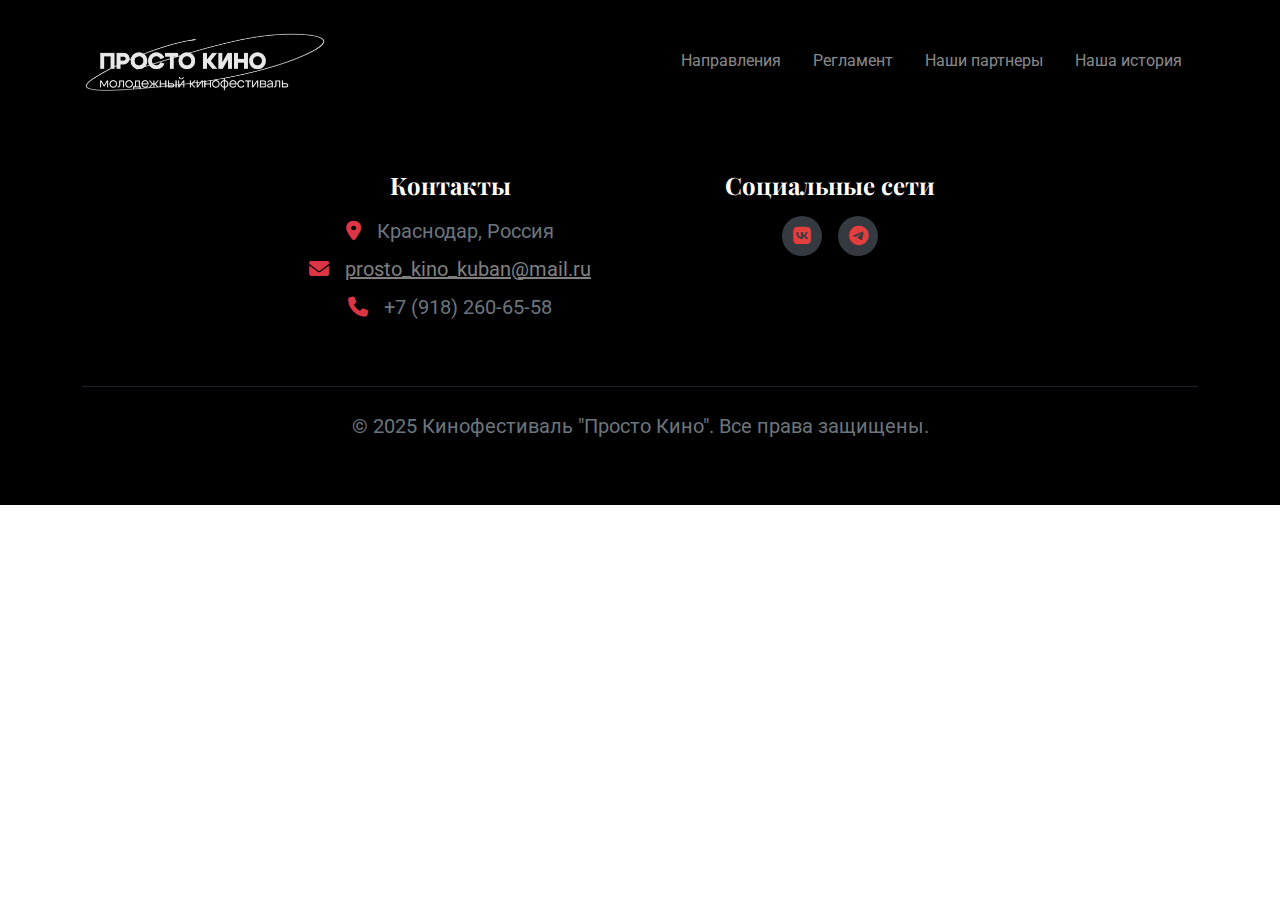
<file: history.html>
<!DOCTYPE html>
<html lang="ru">

<head>
    <meta charset="UTF-8">
    <meta name="viewport" content="width=device-width, initial-scale=1.0">
    <link rel="icon" href="static/images/q5Dm0I9Hnis.ico">
    <title>Просто Кино - Кинофестиваль</title>
    <!-- Bootstrap 5 CSS -->
    <link href="https://cdn.jsdelivr.net/npm/bootstrap@5.3.0/dist/css/bootstrap.min.css" rel="stylesheet">
    <!-- Font Awesome -->
    <link rel="stylesheet" href="https://cdnjs.cloudflare.com/ajax/libs/font-awesome/6.4.0/css/all.min.css">
    <!-- Google Fonts -->
    <link
        href="https://fonts.googleapis.com/css2?family=Playfair+Display:wght@400;700&family=Roboto:wght@300;400;500;700&display=swap"
        rel="stylesheet">
    <link rel="stylesheet" href="static/style.css">
</head>

<body>
    <!-- Navigation -->
    <nav class="navbar navbar-expand-lg navbar-dark bg-black sticky-top">
        <div class="container py-3">
            <a class="navbar-brand d-flex align-items-center" href="index.html">

                <img class="t451__logo__img"
                    src="static/logo.png"
                    imgfield="img" style="max-width: 250px;" alt="Sitename">
            </a>
            <button class="navbar-toggler mobile-menu-btn" type="button" data-bs-toggle="collapse"
                data-bs-target="#navbarNav">
                <i class="fas fa-bars"></i>
            </button>
            <div class="collapse navbar-collapse" id="navbarNav">
                <ul class="navbar-nav ms-auto">
                    <li class="nav-item mx-lg-2">
                        <a class="nav-link" href="index.html#directions">Направления</a>
                    </li>
                    <li class="nav-item mx-lg-2">
                        <a class="nav-link" href="reg.html">Регламент</a>
                    </li>
                    <li class="nav-item mx-lg-2">
                        <a class="nav-link" href="our-partners.html">Наши партнеры</a>
                    </li>
                    <li class="nav-item mx-lg-2">
                        <a class="nav-link" href="#">Наша история</a>
                    </li>
                </ul>
            </div>
        </div>
    </nav>

    

    <!-- Footer -->
    <footer class="bg-black text-white py-5">
        <div class="container">
            <div class="row justify-content-center"> <!-- Центрируем строку -->
                <div class="col-12 col-lg-8 text-center"> <!-- Центрируем колонку и ограничиваем ширину -->
                    <div class="row justify-content-center g-4"> <!-- Вложенная строка для центрирования -->
                        <!-- Контакты -->
                        <div class="col-md-6">
                            <h3 class="title-font fs-4 fw-bold mb-3">Контакты</h3>
                            <ul class="list-unstyled text-secondary">
                                <li class="mb-2 d-flex justify-content-center align-items-center fs-5">
                                    <i class="fas fa-map-marker-alt text-danger me-3 fs-5"></i>
                                    Краснодар, Россия
                                </li>
                                <li class="mb-2 d-flex justify-content-center align-items-center fs-5">
                                    <i class="fas fa-envelope text-danger me-3 fs-5"></i>
                                    <a href="mailto:prosto_kino_kuban@mail.ru"  style="color: grey; ">prosto_kino_kuban@mail.ru</a>
                                </li>
                                <li class="d-flex justify-content-center align-items-center fs-5">
                                    <i class="fas fa-phone text-danger me-3 fs-5"></i>
                                    +7 (918) 260-65-58
                                </li>
                            </ul>
                        </div>

                        <!-- Социальные сети -->
                        <div class="col-md-6">
                            <h3 class="title-font fs-4 fw-bold mb-3">Социальные сети</h3>
                            <div class="d-flex justify-content-center gap-3">
                                <a href="https://vk.com/prosto_kino_fest"
                                    class="social-icon d-inline-flex align-items-center justify-content-center rounded-circle fs-5">
                                    <i class="fab fa-vk"></i>
                                </a>
                                <a href="https://t.me/prosto_kino_fest"
                                    class="social-icon d-inline-flex align-items-center justify-content-center  fs-5">
                                    <i class="fab fa-telegram"></i>
                                </a>
                            </div>
                        </div>
                    </div>
                </div>
            </div>

            <!-- Копирайт -->
            <div class="border-top border-dark mt-5 pt-4 text-center text-secondary">
                <p class="fs-5">© 2025 Кинофестиваль "Просто Кино". Все права защищены.</p>
            </div>
        </div>
    </footer>

    <!-- Bootstrap JS -->
    <script src="https://cdn.jsdelivr.net/npm/bootstrap@5.3.0/dist/js/bootstrap.bundle.min.js"></script>
    <script>
        // Добавляем класс при скролле для навигации
        window.addEventListener('scroll', function () {
            const nav = document.querySelector('nav');
            if (window.scrollY > 50) {
                nav.classList.add('shadow-lg', 'py-2');
                nav.classList.remove('py-3');
            } else {
                nav.classList.remove('shadow-lg', 'py-2');
                nav.classList.add('py-3');
            }
        });

        // Плавный скролл для якорных ссылок
        document.querySelectorAll('a[href^="#"]').forEach(anchor => {
            anchor.addEventListener('click', function (e) {
                e.preventDefault();
                const target = document.querySelector(this.getAttribute('href'));
                if (target) {
                    window.scrollTo({
                        top: target.offsetTop - 90,
                        behavior: 'smooth'
                    });

                    // Закрываем мобильное меню после клика
                    const navbarCollapse = document.getElementById('navbarNav');
                    if (navbarCollapse.classList.contains('show')) {
                        new bootstrap.Collapse(navbarCollapse).toggle();
                    }
                }
            });
        });
        document.addEventListener('DOMContentLoaded', function() {
    // Найдем все секции, которые должны появляться плавно
    const hiddenSections = document.querySelectorAll('.section-hidden');

    const sectionObserver = new IntersectionObserver((entries, observer) => {
        entries.forEach(entry => {
            if (entry.isIntersecting) {
                entry.target.classList.add('show');
                observer.unobserve(entry.target);
            }
        });
    }, {
        threshold: 0.1
    });

    hiddenSections.forEach(section => sectionObserver.observe(section));
});

        // Инициализируем анимации после загрузки страницы
        document.addEventListener('DOMContentLoaded', () => {
            // Добавляем классы для навигации при скролле
            window.addEventListener('scroll', function () {
                const nav = document.querySelector('nav');
                if (window.scrollY > 50) {
                    nav.classList.add('shadow-lg', 'py-2');
                    nav.classList.remove('py-3');
                } else {
                    nav.classList.remove('shadow-lg', 'py-2');
                    nav.classList.add('py-3');
                }
            });

            // Плавный скролл для якорных ссылок
            document.querySelectorAll('a[href^="#"]').forEach(anchor => {
                anchor.addEventListener('click', function (e) {
                    e.preventDefault();
                    const target = document.querySelector(this.getAttribute('href'));
                    if (target) {
                        window.scrollTo({
                            top: target.offsetTop - 90,
                            behavior: 'smooth'
                        });

                        // Закрываем мобильное меню
                        const navbarCollapse = document.getElementById('navbarNav');
                        if (navbarCollapse.classList.contains('show')) {
                            new bootstrap.Collapse(navbarCollapse).toggle();
                        }
                    }
                });
            });

            // Инициализируем анимации
            initScrollAnimations();
        });
        function updateCountdown() {
            // Дата начала фестиваля: 21 сентября 2025 года, 00:00:00
            const festivalDate = new Date('2025-09-21T00:00:00');
            const now = new Date();

            // Разница в миллисекундах
            const diff = festivalDate - now;

            // Если дата прошла, показываем нули
            if (diff <= 0) {
                document.getElementById('days').textContent = '00';
                document.getElementById('hours').textContent = '00';
                document.getElementById('minutes').textContent = '00';
                document.getElementById('seconds').textContent = '00';
                return;
            }

            // Расчет временных значений
            const days = Math.floor(diff / (1000 * 60 * 60 * 24));
            const hours = Math.floor((diff % (1000 * 60 * 60 * 24)) / (1000 * 60 * 60));
            const minutes = Math.floor((diff % (1000 * 60 * 60)) / (1000 * 60));
            const seconds = Math.floor((diff % (1000 * 60)) / 1000);

            // Обновление элементов
            document.getElementById('days').textContent = days.toString().padStart(2, '0');
            document.getElementById('hours').textContent = hours.toString().padStart(2, '0');
            document.getElementById('minutes').textContent = minutes.toString().padStart(2, '0');
            document.getElementById('seconds').textContent = seconds.toString().padStart(2, '0');
        }

        // Обновляем таймер каждую секунду
        setInterval(updateCountdown, 1000);

        // Инициализация при загрузке
        updateCountdown();
        document.addEventListener("DOMContentLoaded", function() {
  // Список фраз и иконок
  const phrases = [
    {
      text: "Верность истокам",
      icon: '<i class="fas fa-heart text-danger fs-5"></i>'
    },
    {
      text: "Искусство",
      icon: '<i class="fas fa-palette text-danger fs-5"></i>'
    },
    {
      text: "Свобода мышления",
      icon: '<i class="fas fa-brain text-danger fs-5"></i>'
    },
    {
      text: "Кино",
      icon: '<i class="fas fa-film text-danger fs-5"></i>'
    }
  ];

  let current = 0;
  const textEl = document.getElementById('about-feature-text');
  const iconEl = document.getElementById('about-feature-icon');

  function showPhrase(idx) {
    // Сначала убираем видимость
    textEl.classList.remove("visible");
    iconEl.classList.remove('icon-animate');
    // После ухода - меняем контент и показываем плавно
    setTimeout(() => {
      textEl.innerHTML = phrases[idx].text;
      iconEl.innerHTML = phrases[idx].icon;
      textEl.classList.add("visible");
      iconEl.classList.add('icon-animate');
    }, 400); // время совпадает с CSS transition
  }

  // Покажем первый вариант после загрузки
  setTimeout(() => {
    textEl.classList.add("visible");
    iconEl.classList.add('icon-animate');
  }, 100);

  // Циклическая смена фраз и иконок
  setInterval(() => {
    current = (current + 1) % phrases.length;
    showPhrase(current);
  }, 2600); // Меняйте время (мс) на свой вкус (2.6 секунды фраза)
});
document.addEventListener('DOMContentLoaded', function() {
    const aboutSection = document.getElementById('about');
    
    const observer = new IntersectionObserver((entries) => {
        entries.forEach(entry => {
            if (entry.isIntersecting) {
                entry.target.classList.add('show');
            }
        });
    }, { threshold: 0.5 }); // Срабатывает, когда 10% элемента видно
    
    observer.observe(aboutSection);
});
document.addEventListener('DOMContentLoaded', function() {
    const section = document.querySelector('#stats');
    const cards = Array.from(section.querySelectorAll('.stat-card'));

    let sectionAppeared = false;

    const sectionObserver = new IntersectionObserver((entries, observer) => {
        entries.forEach(entry => {
            if (entry.isIntersecting && !sectionAppeared) {
                sectionAppeared = true;
                section.classList.remove('section-hidden');
                section.classList.add('section-visible');
                // Стартуем анимацию карточек
                cards.forEach(card => card.classList.remove('visible')); // reset if needed

                cards.forEach((card, idx) => {
                    setTimeout(() => {
                        card.classList.add('visible');
                    }, idx * 1500);
                });
                observer.disconnect();
            }
        });
    }, {
        threshold: 0.3
    });

    sectionObserver.observe(section);
});
    </script>
</body>

</html>
</file>
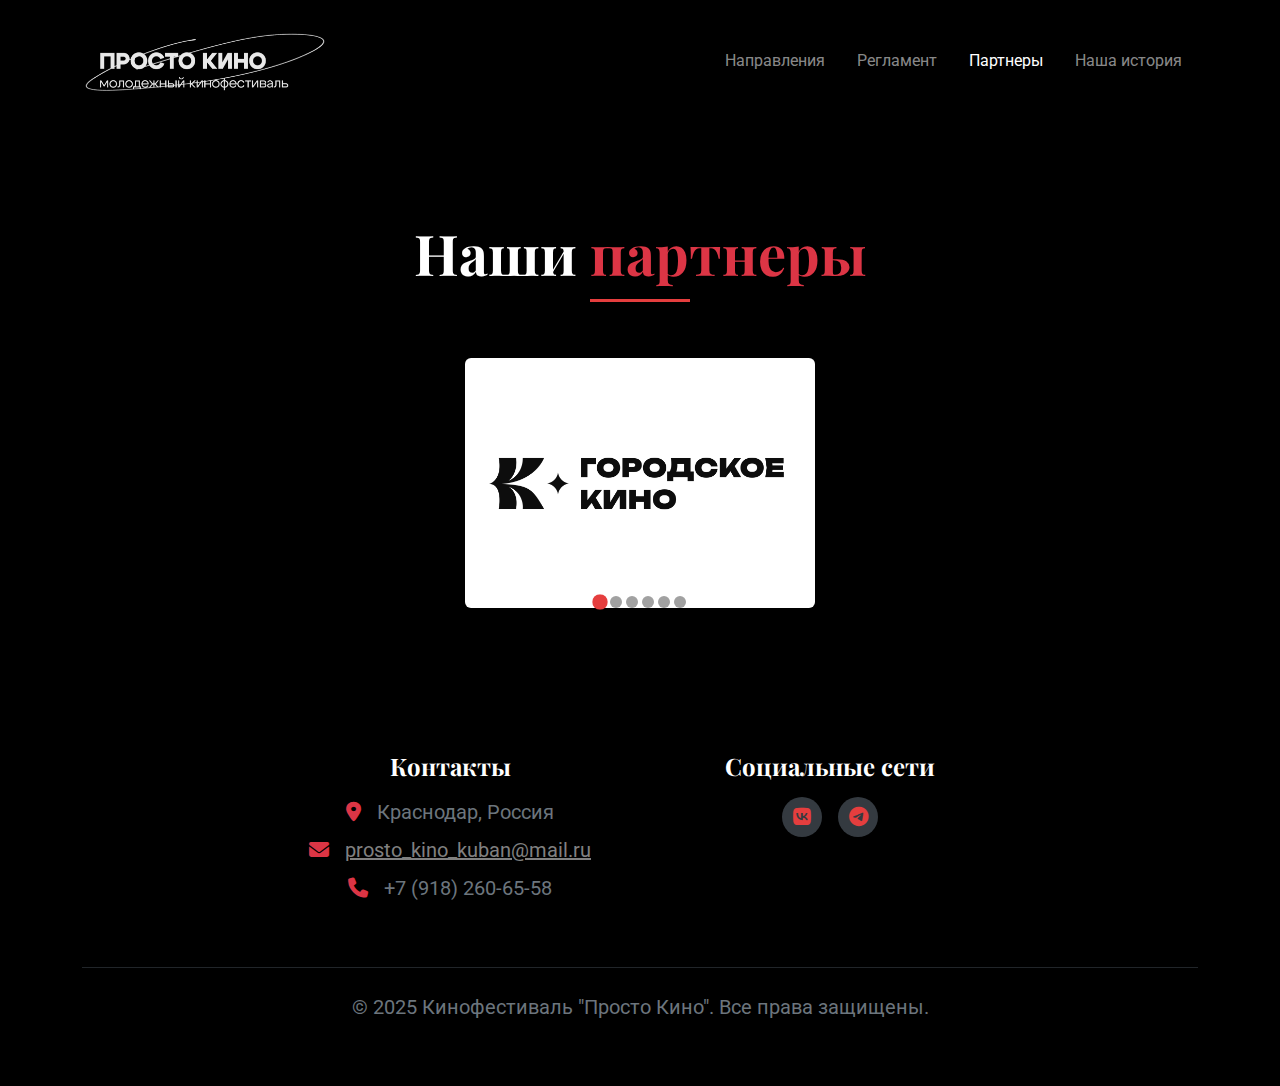
<file: our-partners.html>
<!DOCTYPE html>
<html lang="ru">

<head>
    <meta charset="UTF-8">
    <meta name="viewport" content="width=device-width, initial-scale=1.0">
    <link rel="icon" href="static/images/q5Dm0I9Hnis.ico">
    <title>Просто Кино - Наши партнеры</title>
    <!-- Bootstrap 5 CSS -->
    <link href="https://cdn.jsdelivr.net/npm/bootstrap@5.3.0/dist/css/bootstrap.min.css" rel="stylesheet">
    <!-- Font Awesome -->
    <link rel="stylesheet" href="https://cdnjs.cloudflare.com/ajax/libs/font-awesome/6.4.0/css/all.min.css">
    <link rel="stylesheet" href="static/style.css">
    <!-- Google Fonts -->
    <link href="https://fonts.googleapis.com/css2?family=Playfair+Display:wght@400;700&family=Roboto:wght@300;400;500;700&display=swap" rel="stylesheet">
    <style>
/* Стили для карусели партнеров */
.partner-logo-container {
    display: flex;
    align-items: center;
    justify-content: center;
    height: 250px;
    width: 350px;
    box-shadow: 0 10px 30px rgba(0, 0, 0, 0.2);
    margin: 0 auto;
}

.partner-logo {
    max-width: 100%;
    max-height: 100%;
    object-fit: contain;
}

/* Для темных логотипов - добавляем легкую тень */
.partner-logo.dark {
    filter: drop-shadow(0 0 4px rgba(0,0,0,0.3));
}

/* Индикаторы */
.carousel-indicators {

    margin-top: 40px;
    margin-bottom: 0;
}

.carousel-indicators [data-bs-target] {
    width: 12px;
    height: 12px;
    border-radius: 50%;
    background-color: #444;
    border: none;
    margin: 0 2px;
    transition: all 0.3s ease;
}

.carousel-indicators [data-bs-target]:hover {
    transform: scale(1.2);
}

.carousel-indicators .active {
    background-color: #e53e3e;
    transform: scale(1.3);
}

/* Анимация перехода */
.carousel-item {
    transition: transform 0.8s ease-in-out;
}

/* Адаптивность */
@media (max-width: 768px) {
    .partner-logo-container {
        height: 200px;
        width: 280px;
    }
    
    .carousel-indicators [data-bs-target] {
        width: 10px;
        height: 10px;
        margin: 0 6px;
    }
}

@media (max-width: 576px) {
    .partner-logo-container {
        height: 180px;
        width: 240px;
        padding: 15px;
    }
}

    </style>
</head>

<body class="bg-black">
    <!-- Navigation -->
    <nav class="navbar navbar-expand-lg navbar-dark bg-black sticky-top">
        <div class="container py-3">
            <a class="navbar-brand d-flex align-items-center" href="index.html">
                <img class="t451__logo__img" src="static/logo.png" imgfield="img" style="max-width: 250px;" alt="Sitename">
            </a>
            <button class="navbar-toggler mobile-menu-btn" type="button" data-bs-toggle="collapse"
                data-bs-target="#navbarNav">
                <i class="fas fa-bars"></i>
            </button>
            <div class="collapse navbar-collapse" id="navbarNav">
                <ul class="navbar-nav ms-auto">
                    <li class="nav-item mx-lg-2">
                        <a class="nav-link" href="index.html#directions">Направления</a>
                    </li>
                    <li class="nav-item mx-lg-2">
                        <a class="nav-link" href="reg.html">Регламент</a>
                    </li>
                    <li class="nav-item mx-lg-2">
                        <a class="nav-link active" href="#">Партнеры</a>
                    </li>
                    <li class="nav-item mx-lg-2">
                        <a class="nav-link" href="history.html">Наша история</a>
                    </li>
                </ul>
            </div>
        </div>
    </nav>


        <!-- Partners Section -->
<!-- Partners Section -->
<section class="partners-section section-padding bg-black">
    <div class="container">
        <div class="row justify-content-center mb-5">
            <div class="col-lg-8 text-center">
                <h2 class="title-font section-title display-4 fw-bold text-white">
                    Наши <span class="text-danger">партнеры</span>
                </h2>
            </div>
        </div>

        <!-- Simple Partners Carousel -->
        <div id="partnersCarousel" class="carousel slide" data-bs-ride="carousel">
            <div class="carousel-indicators">
                <button type="button" data-bs-target="#partnersCarousel" data-bs-slide-to="0" class="active" aria-current="true" aria-label="Slide 1"></button>
                <button type="button" data-bs-target="#partnersCarousel" data-bs-slide-to="1" aria-label="Slide 2"></button>
                <button type="button" data-bs-target="#partnersCarousel" data-bs-slide-to="2" aria-label="Slide 3"></button>
                <button type="button" data-bs-target="#partnersCarousel" data-bs-slide-to="3" aria-label="Slide 4"></button>
                <button type="button" data-bs-target="#partnersCarousel" data-bs-slide-to="4" aria-label="Slide 5"></button>
                <button type="button" data-bs-target="#partnersCarousel" data-bs-slide-to="5" aria-label="Slide 6"></button>
            </div>
            
            <div class="carousel-inner">
                <!-- Slide 1 -->
                <div class="carousel-item active">
                    <div class="d-flex justify-content-center">
                        <div class="partner-logo-container bg-white p-4 rounded">
                            <img src="static/images/partners/100.png" alt="Партнер 100" class="partner-logo">
                        </div>
                    </div>
                </div>
                <!-- Slide 2 -->
                <div class="carousel-item">
                    <div class="d-flex justify-content-center">
                        <div class="partner-logo-container bg-white p-4 rounded">
                            <img src="static/images/partners/101.png" alt="Партнер 101" class="partner-logo">
                        </div>
                    </div>
                </div>
                <!-- Slide 3 -->
                <div class="carousel-item">
                    <div class="d-flex justify-content-center">
                        <div class="partner-logo-container bg-white p-4 rounded">
                            <img src="static/images/partners/102.png" alt="Партнер 102" class="partner-logo">
                        </div>
                    </div>
                </div>
                <!-- Slide 4 -->
                <div class="carousel-item">
                    <div class="d-flex justify-content-center">
                        <div class="partner-logo-container bg-white p-4 rounded">
                            <img src="static/images/partners/103.png" alt="Партнер 103" class="partner-logo">
                        </div>
                    </div>
                </div>
                <!-- Slide 5 -->
                <div class="carousel-item">
                    <div class="d-flex justify-content-center">
                        <div class="partner-logo-container bg-white p-4 rounded">
                            <img src="static/images/partners/104.png" alt="Партнер 104" class="partner-logo">
                        </div>
                    </div>
                </div>
                <!-- Slide 6 -->
                <div class="carousel-item">
                    <div class="d-flex justify-content-center">
                        <div class="partner-logo-container bg-white p-4 rounded">
                            <img src="static/images/partners/105.png" alt="Партнер 105" class="partner-logo">
                        </div>
                    </div>
                </div>
            </div>
        </div>
    </div>
</section>

    <!-- Footer -->
    <footer class="bg-black text-white py-5">
        <div class="container">
            <div class="row justify-content-center">
                <div class="col-12 col-lg-8 text-center">
                    <div class="row justify-content-center g-4">
                        <!-- Контакты -->
                        <div class="col-md-6">
                            <h3 class="title-font fs-4 fw-bold mb-3">Контакты</h3>
                            <ul class="list-unstyled text-secondary">
                                <li class="mb-2 d-flex justify-content-center align-items-center fs-5">
                                    <i class="fas fa-map-marker-alt text-danger me-3 fs-5"></i>
                                    Краснодар, Россия
                                </li>
                                <li class="mb-2 d-flex justify-content-center align-items-center fs-5">
                                    <i class="fas fa-envelope text-danger me-3 fs-5"></i>
                                    <a href="mailto:prosto_kino_kuban@mail.ru" style="color: grey;">prosto_kino_kuban@mail.ru</a>
                                </li>
                                <li class="d-flex justify-content-center align-items-center fs-5">
                                    <i class="fas fa-phone text-danger me-3 fs-5"></i>
                                    +7 (918) 260-65-58
                                </li>
                            </ul>
                        </div>

                        <!-- Социальные сети -->
                        <div class="col-md-6">
                            <h3 class="title-font fs-4 fw-bold mb-3">Социальные сети</h3>
                            <div class="d-flex justify-content-center gap-3">
                                <a href="https://vk.com/prosto_kino_fest"
                                    class="social-icon d-inline-flex align-items-center justify-content-center rounded-circle fs-5">
                                    <i class="fab fa-vk"></i>
                                </a>
                                <a href="https://t.me/prosto_kino_fest"
                                    class="social-icon d-inline-flex align-items-center justify-content-center  fs-5">
                                    <i class="fab fa-telegram"></i>
                                </a>
                            </div>
                        </div>
                    </div>
                </div>
            </div>

            <!-- Копирайт -->
            <div class="border-top border-dark mt-5 pt-4 text-center text-secondary">
                <p class="fs-5">© 2025 Кинофестиваль "Просто Кино". Все права защищены.</p>
            </div>
        </div>
    </footer>

    <!-- Bootstrap JS -->
    <script src="https://cdn.jsdelivr.net/npm/bootstrap@5.3.0/dist/js/bootstrap.bundle.min.js"></script>
    
   <script>
    document.addEventListener('DOMContentLoaded', function() {
        const partnersCarousel = new bootstrap.Carousel('#partnersCarousel', {
            interval: 3000, // Переключение каждые 3 секунды
            wrap: true,
            pause: false // Не останавливать при наведении
        });
        
        // Анимация индикаторов при наведении
        const indicators = document.querySelectorAll('.carousel-indicators [data-bs-target]');
        indicators.forEach(indicator => {
            indicator.addEventListener('mouseenter', function() {
                this.style.transform = 'scale(1.2)';
            });
            
            indicator.addEventListener('mouseleave', function() {
                if (!this.classList.contains('active')) {
                    this.style.transform = 'scale(1)';
                }
            });
        });
    });
</script>
    </script>
</body>

</html>
</file>
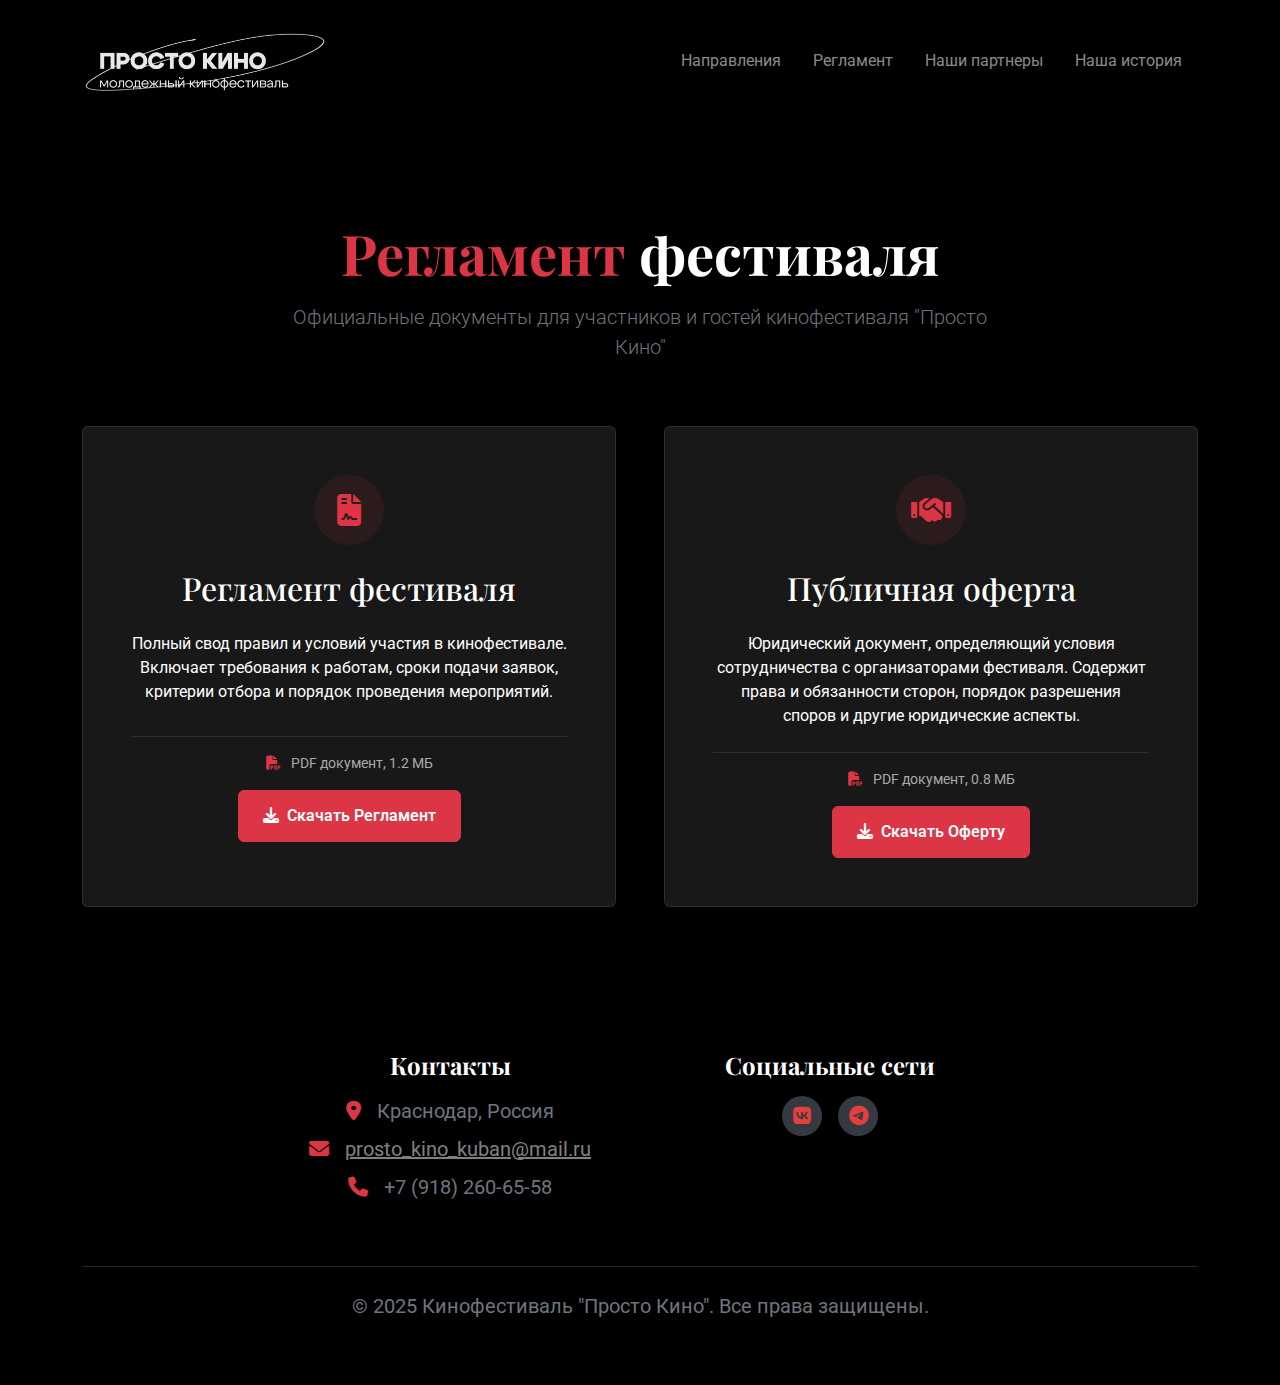
<file: reg.html>
<!DOCTYPE html>
<html lang="ru">

<head>
    <meta charset="UTF-8">
    <meta name="viewport" content="width=device-width, initial-scale=1.0">
    <link rel="icon" href="static/images/q5Dm0I9Hnis.ico">
    <title>Просто Кино - Регламент фестиваля</title>
    <!-- Bootstrap 5 CSS -->
    <link href="https://cdn.jsdelivr.net/npm/bootstrap@5.3.0/dist/css/bootstrap.min.css" rel="stylesheet">
    <!-- Font Awesome -->
    <link rel="stylesheet" href="https://cdnjs.cloudflare.com/ajax/libs/font-awesome/6.4.0/css/all.min.css">
    <!-- Google Fonts -->
    <link href="https://fonts.googleapis.com/css2?family=Playfair+Display:wght@400;700&family=Roboto:wght@300;400;500;700&display=swap" rel="stylesheet">
    <link rel="stylesheet" href="static/style.css">
    <style>
        /* Все стили из index.html */
        /* Дополнительные стили для этой страницы */
        .document-card {
            transition: all 0.3s ease;
            border: 1px solid rgba(255,255,255,0.1);
            background: rgba(30,30,30,0.8);
        }
        
        .document-card:hover {
            transform: translateY(-8px);
            box-shadow: 0 15px 30px rgba(229,62,62,0.15);
            border-color: rgba(229,62,62,0.3);
        }
        
        .document-icon {
            width: 70px;
            height: 70px;
            border-radius: 50%;
            background: rgba(229,62,62,0.1);
            display: flex;
            align-items: center;
            justify-content: center;
            margin: 0 auto 1.5rem;
        }
        
        .document-details {
            border-top: 1px solid rgba(255,255,255,0.1);
            padding-top: 1rem;
            margin-top: 1rem;
        }
        
        .file-size {
            font-size: 0.9rem;
            color: #aaa;
        }
        
        .download-btn {
            position: relative;
            overflow: hidden;
            padding: 0.8rem 1.5rem;
            font-weight: 600;
            transition: all 0.3s ease;
        }
        
        .download-btn:hover {
            transform: scale(1.05);
            box-shadow: 0 5px 15px rgba(229,62,62,0.3);
        }
        
        .document-description {
            min-height: 80px;
        }
    </style>
</head>

<body>
    <!-- Навигация -->
    <nav class="navbar navbar-expand-lg navbar-dark bg-black sticky-top">
        <div class="container py-3">
            <a class="navbar-brand d-flex align-items-center" href="index.html">
                <img class="t451__logo__img" src="static/logo.png" imgfield="img" style="max-width: 250px;" alt="Sitename">
            </a>
            <button class="navbar-toggler mobile-menu-btn" type="button" data-bs-toggle="collapse" data-bs-target="#navbarNav">
                <i class="fas fa-bars"></i>
            </button>
            <div class="collapse navbar-collapse" id="navbarNav">
                <ul class="navbar-nav ms-auto">
                    <li class="nav-item mx-lg-2">
                        <a class="nav-link" href="index.html#directions">Направления</a>
                    </li>
                    <li class="nav-item mx-lg-2">
                        <a class="nav-link" href="reg.html">Регламент</a>
                    </li>
                    <li class="nav-item mx-lg-2">
                        <a class="nav-link" href="our-partners.html">Наши партнеры</a>
                    </li>
                    <li class="nav-item mx-lg-2">
                        <a class="nav-link" href="history.html">Наша история</a>
                    </li>
                </ul>
            </div>
        </div>
    </nav>

    <!-- Основной контент страницы -->
    <section class="section-padding bg-black text-white">
        <div class="container">
            <div class="row justify-content-center mb-5">
                <div class="col-lg-8 text-center">
                    <h1 class="title-font display-4 fw-bold mb-3">
                        <span class="text-danger">Регламент</span> фестиваля
                    </h1>
                    <p class="lead fs-5 text-secondary">
                        Официальные документы для участников и гостей кинофестиваля "Просто Кино"
                    </p>
                </div>
            </div>

            <div class="row justify-content-center g-5">
                <!-- Карточка с Регламентом -->
                <div class="col-md-10 col-lg-6">
                    <div class="document-card rounded p-4 p-lg-5 h-100">
                        <div class="document-icon">
                            <i class="fas fa-file-contract text-danger fa-2x"></i>
                        </div>
                        <h2 class="title-font text-center mb-4">Регламент фестиваля</h2>
                        
                        <div class="document-description mb-4 text-center">
                            <p>
                                Полный свод правил и условий участия в кинофестивале. 
                                Включает требования к работам, сроки подачи заявок, критерии отбора и порядок проведения мероприятий.
                            </p>
                        </div>
                        
                        <div class="document-details text-center">
                            <div class="file-size mb-3">
                                <i class="fas fa-file-pdf text-danger me-2"></i>
                                PDF документ, 1.2 МБ
                            </div>
                            <a href="static/documents/Reglament.pdf" class="btn btn-danger download-btn" download>
                                <i class="fas fa-download me-2"></i>Скачать Регламент
                            </a>
                        </div>
                    </div>
                </div>

                <!-- Карточка с Офертой -->
                <div class="col-md-10 col-lg-6">
                    <div class="document-card rounded p-4 p-lg-5 h-100">
                        <div class="document-icon">
                            <i class="fas fa-handshake text-danger fa-2x"></i>
                        </div>
                        <h2 class="title-font text-center mb-4">Публичная оферта</h2>
                        
                        <div class="document-description mb-4 text-center">
                            <p>
                                Юридический документ, определяющий условия сотрудничества с организаторами фестиваля.
                                Содержит права и обязанности сторон, порядок разрешения споров и другие юридические аспекты.
                            </p>
                        </div>
                        
                        <div class="document-details text-center">
                            <div class="file-size mb-3">
                                <i class="fas fa-file-pdf text-danger me-2"></i>
                                PDF документ, 0.8 МБ
                            </div>
                            <a href="static/documents/Oferta.pdf" class="btn btn-danger download-btn" download>
                                <i class="fas fa-download me-2"></i>Скачать Оферту
                            </a>
                        </div>
                    </div>
                </div>
            </div>

        </div>
    </section>

    <!-- Футер -->
    <footer class="bg-black text-white py-5">
        <div class="container">
            <div class="row justify-content-center">
                <div class="col-12 col-lg-8 text-center">
                    <div class="row justify-content-center g-4">
                        <!-- Контакты -->
                        <div class="col-md-6">
                            <h3 class="title-font fs-4 fw-bold mb-3">Контакты</h3>
                            <ul class="list-unstyled text-secondary">
                                <li class="mb-2 d-flex justify-content-center align-items-center fs-5">
                                    <i class="fas fa-map-marker-alt text-danger me-3 fs-5"></i>
                                    Краснодар, Россия
                                </li>
                                <li class="mb-2 d-flex justify-content-center align-items-center fs-5">
                                    <i class="fas fa-envelope text-danger me-3 fs-5"></i>
                                    <a href="mailto:prosto_kino_kuban@mail.ru"  style="color: grey; ">prosto_kino_kuban@mail.ru</a>
                                </li>
                                <li class="d-flex justify-content-center align-items-center fs-5">
                                    <i class="fas fa-phone text-danger me-3 fs-5"></i>
                                    +7 (918) 260-65-58
                                </li>
                            </ul>
                        </div>

                        <!-- Социальные сети -->
                        <div class="col-md-6">
                            <h3 class="title-font fs-4 fw-bold mb-3">Социальные сети</h3>
                            <div class="d-flex justify-content-center gap-3">
                                <a href="https://vk.com/prosto_kino_fest"
                                    class="social-icon d-inline-flex align-items-center justify-content-center rounded-circle fs-5">
                                    <i class="fab fa-vk"></i>
                                </a>
                                <a href="https://t.me/prosto_kino_fest"
                                    class="social-icon d-inline-flex align-items-center justify-content-center  fs-5">
                                    <i class="fab fa-telegram"></i>
                                </a>
                            </div>
                        </div>
                    </div>
                </div>
            </div>

            <!-- Копирайт -->
            <div class="border-top border-dark mt-5 pt-4 text-center text-secondary">
                <p class="fs-5">© 2025 Кинофестиваль "Просто Кино". Все права защищены.</p>
            </div>
        </div>
    </footer>

    <!-- Скрипты -->
    <script src="https://cdn.jsdelivr.net/npm/bootstrap@5.3.0/dist/js/bootstrap.bundle.min.js"></script>
    
</body>

</html>
</file>
<file: static/style.css>
.social-icon i {
            color: #e53e3e;

        }

        .social-icon {
            text-decoration: none !important;
        }

        body {
            font-family: 'Roboto', sans-serif;
            scroll-behavior: smooth;
        }

        .title-font {
            font-family: 'Playfair Display', serif;
        }

        .hero-section {
            background: linear-gradient(rgba(0, 0, 0, 0.7), rgba(0, 0, 0, 0.7)), url('https://images.unsplash.com/photo-1489599849927-2ee91cede3ba?ixlib=rb-4.0.3&ixid=M3wxMjA3fDB8MHxwaG90by1wYWdlfHx8fGVufDB8fHx8fA%3D%3D&auto=format&fit=crop&w=1470&q=80');
            background-size: cover;
            background-position: center;
        }

        .stat-card,
        .film-type-card {
            transition: all 0.3s ease;
            height: 100%;
        }

        .stat-card:hover {
            transform: translateY(-10px);
        }

        .film-type-card:hover {
            transform: scale(1.03);
            box-shadow: 0 10px 25px rgba(0, 0, 0, 0.2);
        }

        .nav-link {
            position: relative;
            padding: 0.5rem 0;
        }

        .nav-link::after {
            content: '';
            position: absolute;
            width: 0;
            height: 2px;
            bottom: 0;
            left: 0;
            background-color: #e53e3e;
            transition: width 0.3s ease;
        }

        .nav-link:hover::after {
            width: 100%;
        }

        .feature-icon {
            width: 50px;
            height: 50px;
            border-radius: 50%;
            display: flex;
            align-items: center;
            justify-content: center;
            margin-bottom: 1rem;
        }

        .mobile-menu-btn {
            color: white;
            border: none;
            background: transparent;
        }

        .dates-container {
            background-color: #f8f9fa;
            border-radius: 1rem;
            padding: 2rem;
        }

        /* Адаптивные отступы */
        .section-padding {
            padding: 4rem 0;
        }

        .section-hidden {
            opacity: 0;
            transform: translateY(50px);
            transition: all 0.8s ease-out;
        }
        .section-hidden.show {
    opacity: 1;
    transform: translateY(0);
}

/* Анимация изображения слева направо */
.slide-in-left {
    opacity: 0;
    transform: translateX(-60px);
    transition: opacity 0.8s ease-out 0.3s, transform 0.8s ease-out 0.4s; /* Задержка 0.3s */
}

.section-hidden.show .slide-in-left {
    opacity: 1;
    transform: translateX(0);
}

        .section-visible {
            opacity: 1;
            transform: translateY(0);
        }

        /* Задержки для последовательного появления */
        .section-visible.delay-1 {
            transition-delay: 0.1s;
        }

        .section-visible.delay-2 {
            transition-delay: 0.2s;
        }

        .section-visible.delay-3 {
            transition-delay: 0.3s;
        }

        @media (min-width: 992px) {
            .section-padding {
                padding: 6rem 0;
            }

            .hero-section {
                padding: 8rem 0;
            }

            .stat-card,
            .film-type-card {
                padding: 2rem !important;
            }
        }

        @media (max-width: 768px) {
            .hero-heading {
                font-size: 2rem;
            }

            .hero-subheading {
                font-size: 1.25rem;
            }
        }

        /* Социальные иконки в футере */
        .social-icon {
            width: 40px;
            height: 40px;
            border-radius: 50%;
            background-color: #343a40;
            display: flex;
            align-items: center;
            justify-content: center;
            transition: all 0.3s ease;
        }

        .social-icon:hover {
            background-color: #e53e3e;
            transform: translateY(-3px);
        }

        .hover-text-white:hover {
            color: white !important;
        }

        .countdown-timer {
            background: rgba(255, 255, 255, 0.1);
            border-radius: 1rem;
            padding: 1.5rem;
            margin: 2rem 0;
        }

        .countdown-timer {
            background: rgba(255, 255, 255, 0.1);
            border-radius: 1rem;
            padding: 1.5rem;
            margin: 2rem 0;
        }

        .timer-container {
            display: flex;
            flex-wrap: wrap;
            justify-content: center;
            align-items: center;
        }

        .timer-item {
            text-align: center;
            min-width: 90px;
            padding: 0.5rem;
            position: relative;
        }

        .timer-value {
            font-size: 2.5rem;
            font-weight: bold;
            color: #e53e3e;
            line-height: 1;
        }

        .timer-label {
            font-size: 0.9rem;
            text-transform: uppercase;
            letter-spacing: 1px;
            color: #6c757d;
            margin-top: 0.5rem;
            font-weight: 500;
        }

        /* Стили для разделителей */
        .timer-separator {
            font-size: 2rem;
            color: #6c757d;
            font-weight: bold;
            margin: 0 5px;
            line-height: 1;
            position: relative;
            top: -10px;
        }

        @media (max-width: 768px) {
            .timer-item {
                min-width: 70px;
            }

            .timer-value {
                font-size: 1.8rem;
            }

            .timer-separator {
                font-size: 1.5rem;
                top: -5px;
            }
        }

        /* Скрываем разделители на очень маленьких экранах */
        @media (max-width: 480px) {
            .timer-separator {
                display: none;
            }
        }

        .hero-section {
            /* Убираем статичный фон */
            background: none !important;
        }

        .video-background {
            z-index: 0;
        }

        .z-index-1 {
            z-index: 1;
            position: relative;
        }

        .object-cover {
            object-fit: cover;
        }

        /* Для старых браузеров */
        @supports not (object-fit: cover) {
            .object-cover {
                width: 100%;
                height: auto;
                min-height: 100%;
                min-width: 100%;
                position: absolute;
                top: 50%;
                left: 50%;
                transform: translate(-50%, -50%);
            }
        }

        /* Улучшение читаемости текста */
        .hero-heading,
        .hero-subheading {
            text-shadow: 0 2px 10px rgba(0, 0, 0, 0.8);
        }

        .enhanced-section {
            background-color: #000;
            color: #fff;
        }

        .card-dark {
            background: rgba(30, 30, 30, 0.9);
            border: 1px solid #333;
            color: #fff;
        }

        .card-dark .text-secondary {
            color: #ddd !important;
        }

        .card-dark .text-muted {
            color: #aaa !important;
        }

        .dates-container-dark {
            background: rgba(20, 20, 20, 0.95);
            border: 1px solid #e53e3e;
        }

        .feature-highlight {
            position: relative;
            display: inline-block;
        }

        .feature-highlight::after {
            content: '';
            position: absolute;
            bottom: -5px;
            left: 0;
            width: 100%;
            height: 3px;
            background: #e53e3e;
            transform: scaleX(0);
            transform-origin: left;
            transition: transform 0.3s ease;
        }

        .feature-highlight:hover::after {
            transform: scaleX(1);
        }

        .stat-card-dark {
            background: rgba(30, 30, 30, 0.95);
            border: 1px solid #333;
            transition: all 0.3s ease;
        }

        .stat-card-dark:hover {
            border-color: #e53e3e;
            transform: translateY(-10px);
        }

        .section-title {
            position: relative;
            padding-bottom: 1rem;
        }

        .section-title::after {
            content: '';
            position: absolute;
            bottom: 0;
            left: 50%;
            transform: translateX(-50%);
            width: 100px;
            height: 3px;
            background: #e53e3e;
        }

        /* Анимация для карточек направлений */
        .film-type-card {
            transition: all 0.3s ease;
        }

        .film-type-card:hover {
            transform: translateY(-10px);
            box-shadow: 0 10px 20px rgba(229, 62, 62, 0.2);
        }

        /* Улучшение кнопок */
        .btn-danger {
            position: relative;
            overflow: hidden;
            transition: all 0.3s ease;
        }

        .btn-danger::after {
            content: '';
            position: absolute;
            top: 0;
            left: -100%;
            width: 100%;
            height: 100%;
            background: rgba(255, 255, 255, 0.2);
            transition: all 0.6s ease;
        }

        .btn-danger:hover::after {
            left: 100%;
        }

        /* Адаптация для мобильных */
        @media (max-width: 768px) {
            .section-title::after {
                width: 70px;
            }
        }

    .fade-phrase {
  opacity: 0;
  transition: opacity 0.7s cubic-bezier(.19,1,.22,1);
  will-change: opacity;
}

.fade-phrase.visible {
  opacity: 1;
}

#about-feature-icon {
  transition: transform 0.5s cubic-bezier(.22,1,.36,1), filter 0.5s cubic-bezier(.22,1,.36,1);
  will-change: transform, filter;
}

.icon-animate {
  transform: scale(1.13) rotate(-6deg);
  filter: drop-shadow(0 4px 16px rgba(229,62,62,0.22));
}

.stat-card {
  opacity: 0;
  transform: translateY(40px);
  transition: opacity 0.6s cubic-bezier(.42,0,.58,1), transform 0.6s cubic-bezier(.42,0,.58,1);
}

.stat-card.visible {
  opacity: 1;
  transform: translateY(0);
}
</file>
